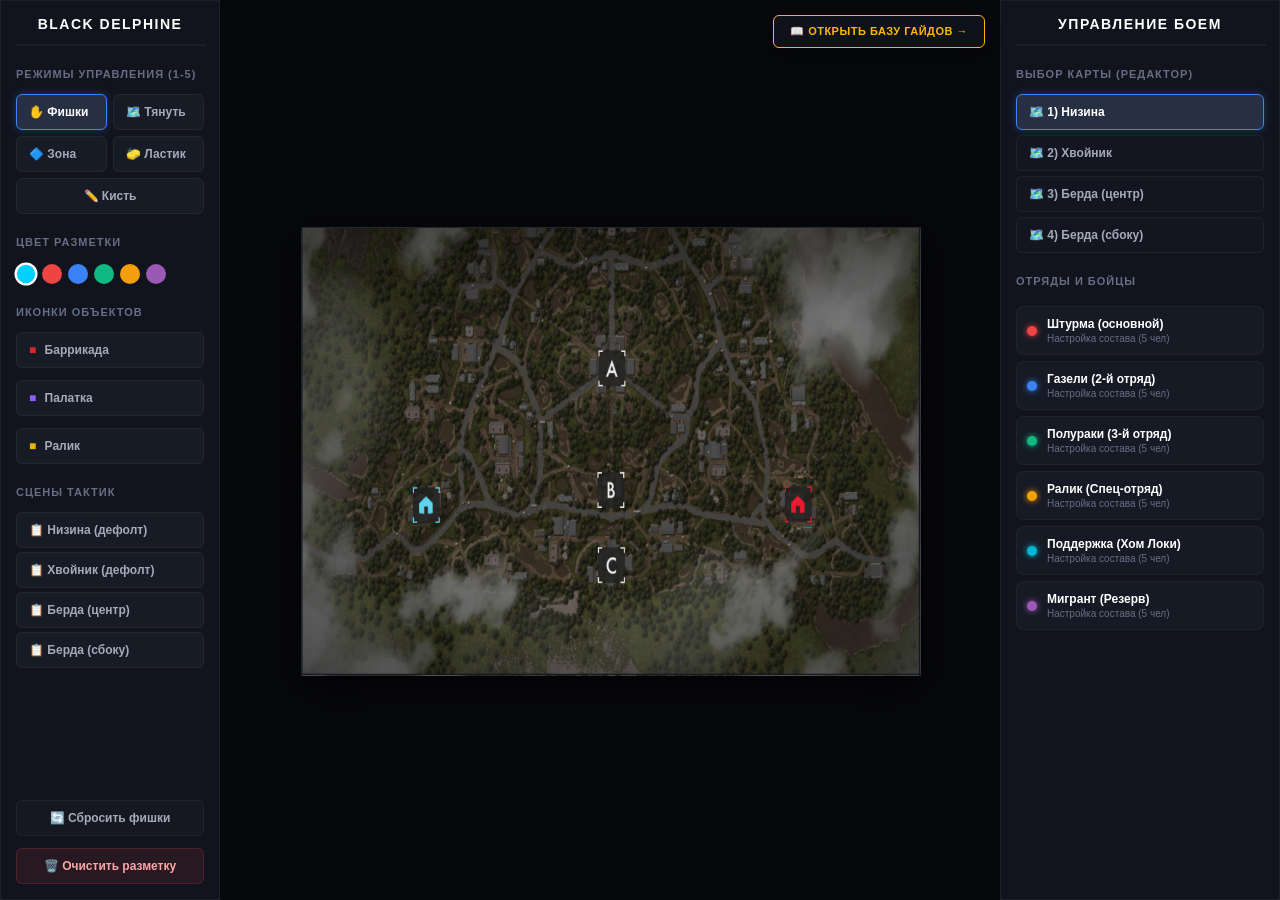
<file: index.html>
<!DOCTYPE html>
<html lang="ru">
<head>
    <meta charset="UTF-8">
    <title>Тактическая Карта - BLACK DELPHINE</title>
    <link rel="icon" type="image/png" href="favicon.png">
    <style>
        body {
            margin: 0;
            background-color: #0b0d13;
            color: #e0e6ed;
            font-family: Arial, sans-serif;
            display: flex;
            height: 100vh;
            overflow: hidden;
            user-select: none;
        }

        /* СТИЛЬНЫЕ ТЕМНЫЕ ПАНЕЛИ STALCRAFT */
        .panel {
            background-color: #11141d;
            border: 1px solid rgba(255, 255, 255, 0.05);
            display: flex;
            flex-direction: column;
            gap: 12px;
            z-index: 20;
            flex-shrink: 0;
            overflow-y: auto;
            padding: 15px;
            box-sizing: border-box;
        }

        #left-sidebar {
            width: 220px;
            border-right: 1px solid rgba(255, 255, 255, 0.05);
        }

        #right-sidebar {
            width: 280px;
            border-left: 1px solid rgba(255, 255, 255, 0.05);
        }

        h3 {
            margin: 0;
            font-size: 14px;
            text-align: center;
            color: #ffffff;
            letter-spacing: 1.5px;
            font-weight: bold;
            text-transform: uppercase;
        }

        h4 {
            margin: 10px 0 2px 0;
            color: #656e85;
            font-size: 11px;
            text-transform: uppercase;
            letter-spacing: 1px;
        }

        button {
            background-color: #171b26;
            color: #a3aab8;
            border: 1px solid rgba(255, 255, 255, 0.05);
            padding: 10px 12px;
            cursor: pointer;
            border-radius: 6px;
            font-weight: bold;
            transition: all 0.2s ease;
            text-align: left;
            font-size: 12px;
            width: 100%;
            box-sizing: border-box;
            white-space: nowrap;
            overflow: hidden;
            text-overflow: ellipsis;
        }

            button:hover {
                background-color: #202636;
                color: #ffffff;
                border-color: rgba(255, 255, 255, 0.15);
            }

            button.active {
                background-color: #272f42;
                border-color: #3b82f6;
                color: #ffffff;
                box-shadow: 0 0 8px rgba(59, 130, 246, 0.3);
            }

        .btn-map {
            background-color: #131620;
        }

        .modes-grid {
            display: grid;
            grid-template-columns: repeat(2, 1fr);
            gap: 6px;
            width: 100%;
            box-sizing: border-box;
        }

        #color-picker {
            display: flex;
            gap: 6px;
            margin-top: 2px;
            flex-wrap: wrap;
            width: 100%;
        }

        .color-dot {
            width: 20px;
            height: 20px;
            border-radius: 50%;
            cursor: pointer;
            border: 2px solid transparent;
            transition: 0.2s;
            box-sizing: border-box;
        }

            .color-dot.selected {
                border-color: #ffffff;
                transform: scale(1.15);
            }

        /* ИСПРАВЛЕНО: Компактная кнопка базы гайдов в правом углу */
        #top-bar {
            position: absolute;
            top: 15px;
            right: 295px;
            z-index: 30;
            display: flex;
            align-items: center;
            background-color: transparent;
            box-sizing: border-box;
        }

        .btn-guide-link {
            background-color: rgba(17, 20, 29, 0.9);
            backdrop-filter: blur(10px);
            border: 1px solid #ffb703;
            color: #ffb703;
            font-size: 11px;
            padding: 9px 16px;
            border-radius: 6px;
            text-transform: uppercase;
            letter-spacing: 0.5px;
            font-weight: bold;
            cursor: pointer;
            box-shadow: 0 4px 15px rgba(0,0,0,0.5);
            text-decoration: none;
            display: flex;
            align-items: center;
        }

            .btn-guide-link:hover {
                background-color: #ffb703;
                color: #11141d;
            }
        /* СОСТАВ БОЙЦОВ */
        .squad-players-inputs {
            display: none;
            grid-template-columns: repeat(2, 1fr);
            gap: 5px;
            background: #0f1118;
            padding: 6px;
            border-radius: 6px;
            margin-top: 4px;
            border: 1px solid rgba(255,255,255,0.02);
            box-sizing: border-box;
        }

            .squad-players-inputs.open {
                display: grid;
            }

        .player-input-row {
            display: flex;
            gap: 3px;
            align-items: center;
            width: 100%;
            box-sizing: border-box;
        }

            .player-input-row input {
                width: 100%;
                background: #171b26;
                border: 1px solid rgba(255,255,255,0.05);
                border-radius: 4px;
                color: #fff;
                font-size: 10px;
                padding: 4px;
                outline: none;
                box-sizing: border-box;
            }

            .player-input-row button {
                width: auto;
                padding: 4px 6px;
                font-size: 10px;
                background: #272f42;
            }

        .squad-list-container {
            display: flex;
            flex-direction: column;
            gap: 6px;
            margin-top: 5px;
            width: 100%;
        }

        .squad-card-block {
            display: flex;
            flex-direction: column;
            width: 100%;
        }

        .squad-card-item {
            background-color: #161a24;
            border: 1px solid rgba(255, 255, 255, 0.04);
            border-radius: 8px;
            padding: 10px;
            cursor: pointer;
            display: flex;
            align-items: center;
            gap: 10px;
            transition: all 0.2s ease;
            box-sizing: border-box;
            width: 100%;
        }

            .squad-card-item:hover {
                background-color: #1e2433;
                border-color: rgba(255, 255, 255, 0.12);
            }

        .squad-card-badge {
            width: 10px;
            height: 10px;
            border-radius: 50%;
            flex-shrink: 0;
        }

        .squad-card-info {
            display: flex;
            flex-direction: column;
            flex-grow: 1;
        }

        .squad-card-title {
            font-size: 12px;
            font-weight: bold;
            color: #ffffff;
        }

        .squad-card-sub {
            font-size: 10px;
            color: #656e85;
            margin-top: 2px;
        }

        #map-container {
            flex-grow: 1;
            background-color: #07080c;
            position: relative;
            overflow: hidden;
            display: flex;
            justify-content: center;
            align-items: center;
        }

        #zoom-wrapper {
            position: absolute;
            width: 618px;
            height: 447px;
            transform-origin: center center;
        }

        #map-bg {
            position: absolute;
            width: 618px;
            height: 447px;
            background-color: #000000;
            background-size: 100% 100%;
            background-position: center;
            box-shadow: 0 10px 40px rgba(0,0,0,0.8);
            border: 1px solid rgba(255,255,255,0.05);
        }

        /* ИСПРАВЛЕНО: Два раздельных холста на разных слоях Z-Index */
        #paint-canvas, #geom-canvas {
            position: absolute;
            top: 0;
            left: 0;
            width: 100%;
            height: 100%;
            pointer-events: none;
        }

        #geom-canvas {
            z-index: 5;
        }

        #paint-canvas {
            z-index: 4;
        }

        .canvas-active {
            pointer-events: auto !important;
        }

            .canvas-active.paintable {
                cursor: crosshair;
            }

        /* ФИШКИ 8PX */
        .token {
            position: absolute;
            width: 6px;
            height: 6px;
            z-index: 50;
            box-sizing: border-box;
            cursor: move;
            display: flex;
            flex-direction: column;
            align-items: center;
            justify-content: flex-start;
        }

            .token::before {
                content: '';
                position: absolute;
                top: -10px;
                left: -10px;
                right: -10px;
                bottom: -10px;
                z-index: 1;
            }

        .token-dot-visual {
            width: 6px;
            height: 6px;
            border-radius: 50%;
            box-sizing: border-box;
            z-index: 2;
        }

        .token span {
            position: absolute;
            left: 12px;
            top: 50%;
            transform: translateY(-50%);
            font-size: 4px;
            font-weight: bold;
            color: #ffffff;
            text-shadow: 1px 1px 1px #000, -1px -1px 1px #000, 1px -1px 1px #000, -1px 1px 1px #000;
            white-space: nowrap;
            pointer-events: none;
            z-index: 3;
            letter-spacing: 0.3px;
            text-transform: uppercase;
        }

        .token.obj-token {
            width: 7px;
            height: 7px;
        }

            .token.obj-token .token-dot-visual {
                width: 7px;
                height: 7px;
                border-radius: 2px;
            }

            .token.obj-token span {
                display: none !important;
            }

        .shytrma .token-dot-visual {
            background: #ef4444;
            border: 1.5px solid #fff;
            box-shadow: 0 0 8px #ef4444;
        }

        .gazeli .token-dot-visual {
            background: #3b82f6;
            border: 1.5px solid #fff;
            box-shadow: 0 0 8px #3b82f6;
        }

        .polyraki .token-dot-visual {
            background: #10b981;
            border: 1.5px solid #fff;
            box-shadow: 0 0 8px #10b981;
        }

        .ralik-t .token-dot-visual {
            background: #f59e0b;
            border: 1.5px solid #fff;
            box-shadow: 0 0 8px #f59e0b;
        }

        .podderzhka .token-dot-visual {
            background: #06b6d4;
            border: 1.5px solid #fff;
            box-shadow: 0 0 8px #06b6d4;
        }

        .zamena .token-dot-visual {
            background: #9b59b6;
            border: 1.5px solid #fff;
            box-shadow: 0 0 8px #9b59b6;
        }

        .obj-barricade .token-dot-visual {
            background: #dc2626;
            border: 1px solid #000;
            box-shadow: 0 0 4px rgba(220, 38, 220, 0.5);
        }

        .obj-tent .token-dot-visual {
            background: #8b5cf6;
            border: 1px solid #000;
            box-shadow: 0 0 4px rgba(139, 92, 246, 0.5);
        }

        .obj-ralik .token-dot-visual {
            background: #eab308;
            border: 1px solid #000;
            box-shadow: 0 0 4px rgba(234, 179, 8, 0.5);
        }
    </style>
</head>
<body>

    <div id="top-bar">
        <a href="base-guide.html" target="_blank" class="btn-guide-link">📖 Открыть базу гайдов →</a>
    </div>

    <!-- ЛЕВАЯ ПАНЕЛЬ С СЕТКОЙ ИНСТРУМЕНТОВ 2Х3 -->
    <div id="left-sidebar" class="panel">
        <h3>BLACK DELPHINE</h3>
        <hr style="border-color: rgba(255,255,255,0.05); width: 100%; margin: 0;">

        <h4>Режимы управления (1-5)</h4>
        <div class="modes-grid">
            <button id="btn-move" class="active">✋ Фишки</button>
            <button id="btn-pan">🗺️ Тянуть</button>
            <button id="btn-zone">🔷 Зона</button>
            <button id="btn-erase">🧽 Ластик</button>
            <button id="btn-draw" style="grid-column: span 2; text-align: center;">✏️ Кисть</button>
        </div>

        <h4>Цвет разметки</h4>
        <div id="color-picker">
            <div class="color-dot selected" style="background: #00d2ff;" data-color="#00d2ff"></div>
            <div class="color-dot" style="background: #ef4444;" data-color="#ef4444"></div>
            <div class="color-dot" style="background: #3b82f6;" data-color="#3b82f6"></div>
            <div class="color-dot" style="background: #10b981;" data-color="#10b981"></div>
            <div class="color-dot" style="background: #f59e0b;" data-color="#f59e0b"></div>
            <div class="color-dot" style="background: #9b59b6;" data-color="#9b59b6"></div>
        </div>

        <h4>Иконки объектов</h4>
        <button id="spawn-barricade" onclick="spawnObject('barricade')"><span style="color: #dc2626; margin-right: 5px;">■</span> Баррикада</button>
        <button id="spawn-tent" onclick="spawnObject('tent')"><span style="color: #8b5cf6; margin-right: 5px;">■</span> Палатка</button>
        <button id="spawn-ralik" onclick="spawnObject('ralik')"><span style="color: #eab308; margin-right: 5px;">■</span> Ралик</button>

        <h4>Сцены тактик</h4>
        <div id="tactics-presets-list" style="display: flex; flex-direction: column; gap: 4px;">
            <button class="btn-preset" data-preset-img="nizina_default.png" data-map-type="nizina" onclick="selectPresetTactics(this)">📋 Низина (дефолт)</button>
            <button class="btn-preset" data-preset-img="hvoynik_default.png" data-map-type="hvoynik" onclick="selectPresetTactics(this)">📋 Хвойник (дефолт)</button>
            <button class="btn-preset" data-preset-img="berda_center_default.png" data-map-type="berda_center" onclick="selectPresetTactics(this)">📋 Берда (центр)</button>
            <button class="btn-preset" data-preset-img="berda_side_default.png" data-map-type="berda_side" onclick="selectPresetTactics(this)">📋 Берда (сбоку)</button>
        </div>

        <button id="btn-reset" style="margin-top: auto; background-color: rgba(255,255,255,0.02); text-align: center;">🔄 Сбросить фишки</button>
        <button id="btn-clear" style="background-color: rgba(239, 68, 68, 0.1); border-color: rgba(239, 68, 68, 0.2); text-align: center; color: #fca5a5;">🗑️ Очистить разметку</button>
    </div>

    <!-- ЦЕНТРАЛЬНЫЙ ХОЛСТ С ДВУМЯ СЛОЯМИ CANVAS -->
    <div id="map-container">
        <div id="zoom-wrapper">
            <div id="map-bg">
                <!-- Рисунки кисти -->
                <canvas id="paint-canvas" width="618" height="447"></canvas>
                <!-- Неоновые базы и каркас забора КВ -->
                <canvas id="geom-canvas" width="618" height="447"></canvas>
            </div>
        </div>
    </div>
    <!-- ПРАВАЯ ПАНЕЛЬ: ВЫБОР ЧИСТЫХ КАРТ И МЕНЮ ОТРЯДОВ -->
    <div id="right-sidebar" class="panel">
        <h3>Управление боем</h3>
        <hr style="border-color: rgba(255, 255, 255, 0.05); width: 100%; margin: 0;">

        <h4>Выбор карты (Редактор)</h4>
        <div style="display: flex; flex-direction: column; gap: 5px;">
            <button class="btn-map active" data-img="nizina.png" data-map-type="nizina">🗺️ 1) Низина</button>
            <button class="btn-map" data-img="hvoynik.png" data-map-type="hvoynik">🗺️ 2) Хвойник</button>
            <button class="btn-map" data-img="berda_center.png" data-map-type="berda_center">🗺️ 3) Берда (центр)</button>
            <button class="btn-map" data-img="berda_side.png" data-map-type="berda_side">🗺️ 4) Берда (сбоку)</button>
        </div>

        <h4>Отряды и бойцы</h4>
        <div class="squad-list-container" id="squads-sidebar-container"></div>
    </div>

    <script>
        const canvas = document.getElementById('paint-canvas'); const ctx = canvas.getContext('2d');
        // НАСТРОЕНО: Контекст второго изолированного холста для неоновых баз КВ
        const gCanvas = document.getElementById('geom-canvas'); const gCtx = gCanvas.getContext('2d');

        const mapBg = document.getElementById('map-bg'); const mapContainer = document.getElementById('map-container');
        const zoomWrapper = document.getElementById('zoom-wrapper'); const btnMove = document.getElementById('btn-move');
        const btnPan = document.getElementById('btn-pan'); const btnZone = document.getElementById('btn-zone');
        const btnErase = document.getElementById('btn-erase'); const btnDraw = document.getElementById('btn-draw');
        const btnClear = document.getElementById('btn-clear'); const btnReset = document.getElementById('btn-reset');
        const mapButtons = document.querySelectorAll('.btn-map'); const colorDots = document.querySelectorAll('.color-dot');
        const presetButtons = document.querySelectorAll('.btn-preset');

        let currentMode = 'move'; let isDrawing = false; let currentDrawColor = '#00d2ff';
        let currentMap = 'nizina.png'; let currentMapType = 'nizina'; let isPresetMode = false;
        let scale = 1; let panX = 0; let panY = 0; let isPanning = false; let startPanX = 0; let startPanY = 0;
        let activeZonePoints = []; let sceneStates = {}; let historyStack = []; const maxHistoryDepth = 30;

        mapBg.style.backgroundImage = `url('${currentMap}')`;

        // Умный снимок истории для поддержки отката разметки двух холстов через Ctrl + Z
        function pushToHistory() {
            if (isPresetMode) return;
            const currentImg = mapBg.style.backgroundImage.replace(/^url\(['"](.+)['"]\)$/, '$1'); if (!currentImg) return;
            const tokens = [];
            document.querySelectorAll('.token').forEach(el => {
                tokens.push({ type: el.dataset.type, cls: el.dataset.cls, label: el.dataset.label, x: parseInt(el.style.left) || 0, y: parseInt(el.style.top) || 0 });
            });
            const currentGeom = sceneStates[currentImg] || { zones: [] };
            historyStack.push({
                map: currentImg,
                canvasData: canvas.toDataURL(),
                tokens: tokens,
                zones: JSON.parse(JSON.stringify(currentGeom.zones || []))
            });
            if (historyStack.length > maxHistoryDepth) historyStack.shift();
        }

        const squadConfig = [
            { id: 'shytrma', title: 'Штурма (основной)', color: '#ef4444', label: 'ШТУРМА' },
            { id: 'gazeli', title: 'Газели (2-й отряд)', color: '#3b82f6', label: 'ГАЗЕЛИ' },
            { id: 'polyraki', title: 'Полураки (3-й отряд)', color: '#10b981', label: 'ПОЛУРАКИ' },
            { id: 'ralik-t', title: 'Ралик (Спец-отряд)', color: '#f59e0b', label: 'РАЛИК' },
            { id: 'podderzhka', title: 'Поддержка (Хом Локи)', color: '#06b6d4', label: 'ПОДДЕРЖКА' },
            { id: 'zamena', title: 'Мигрант (Резерв)', color: '#9b59b6', label: 'ЗАМЕНА' }
        ];

        const container = document.getElementById('squads-sidebar-container');
        squadConfig.forEach(sq => {
            const block = document.createElement('div'); block.className = 'squad-card-block'; let rowsHtml = '';
            for (let num = 1; num <= 5; num++) {
                const defaultNick = sq.label.toLowerCase().charAt(0).toUpperCase() + sq.label.toLowerCase().slice(1) + ' ' + num;
                rowsHtml += `<div class="player-input-row"><input type="text" placeholder="Боец ${num}" value="${defaultNick}"><button onclick="spawnPlayerToken('${sq.id}', this)">+</button></div>`;
            }
            block.innerHTML = `<div class="squad-card-item" onclick="togglePlayersBlock('players-${sq.id}')"><div class="squad-card-badge" style="background: ${sq.color}; box-shadow: 0 0 6px ${sq.color};"></div><div class="squad-card-info"><div class="squad-card-title">${sq.title}</div><div class="squad-card-sub">Настройка состава (5 чел)</div></div></div><div id="players-${sq.id}" class="squad-players-inputs"><button style="background: #1e2433; text-align: center; grid-column: span 2; padding: 4px; font-size: 10px;" onclick="spawnSquadToken('${sq.id}', '${sq.label}')">🌟 Метка отряда</button>${rowsHtml}</div>`; container.appendChild(block);
        });
        window.togglePlayersBlock = function (id) { const el = document.getElementById(id); if (el) el.classList.toggle('open'); };
        function saveCurrentSceneState() {
            if (isPresetMode) return;
            const currentImg = mapBg.style.backgroundImage.replace(/^url\(['"](.+)['"]\)$/, '$1'); if (!currentImg) return;
            const tokens = [];
            document.querySelectorAll('.token').forEach(el => {
                tokens.push({ type: el.dataset.type, cls: el.dataset.cls, label: el.dataset.label, x: parseInt(el.style.left) || 0, y: parseInt(el.style.top) || 0 });
            });
            const existingGeom = sceneStates[currentImg] || { zones: [] };
            sceneStates[currentImg] = { canvasData: canvas.toDataURL(), tokens: tokens, zones: existingGeom.zones || [] };
        }

        function loadSceneState(targetImg) {
            document.querySelectorAll('.token').forEach(el => el.remove()); activeZonePoints = [];
            ctx.clearRect(0, 0, canvas.width, canvas.height);
            gCtx.clearRect(0, 0, gCanvas.width, gCanvas.height);
            if (isPresetMode) { setMode('pan'); return; }

            const state = sceneStates[targetImg];
            if (state) {
                if (state.canvasData) {
                    const img = new Image(); img.src = state.canvasData;
                    img.onload = () => { ctx.drawImage(img, 0, 0); };
                }
                if (state.tokens) state.tokens.forEach(t => { createTokenDOM(t); });
            }
            redrawGeometry();
        }

        window.selectPresetTactics = function (element) {
            saveCurrentSceneState(); presetButtons.forEach(btn => btn.classList.remove('active')); mapButtons.forEach(b => b.classList.remove('active')); element.classList.add('active');
            const presetImg = element.getAttribute('data-preset-img'); currentMapType = element.getAttribute('data-map-type'); isPresetMode = true; if (presetImg) { mapBg.style.backgroundImage = `url('${presetImg}')`; loadSceneState(presetImg); }
        };

        mapButtons.forEach(btn => {
            btn.addEventListener('click', () => {
                saveCurrentSceneState(); presetButtons.forEach(p => p.classList.remove('active')); mapButtons.forEach(b => b.classList.toggle('active', b === btn));
                currentMap = btn.getAttribute('data-img'); currentMapType = btn.getAttribute('data-map-type'); isPresetMode = false; setMode('move'); mapBg.style.backgroundImage = `url('${currentMap}')`; loadSceneState(currentMap);
            });
        });

        // ИСПРАВЛЕНО: Очищает и перерисовывает ТОЛЬКО СВОЙ изолированный верхний холст баз
        function redrawGeometry() {
            gCtx.clearRect(0, 0, gCanvas.width, gCanvas.height);
            const currentImg = mapBg.style.backgroundImage.replace(/^url\(['"](.+)['"]\)$/, '$1');
            if (!currentImg || !sceneStates[currentImg]) return;
            const state = sceneStates[currentImg];
            if (state.zones) {
                state.zones.forEach(zone => {
                    if (zone.points.length < 2) return;
                    gCtx.beginPath(); gCtx.moveTo(zone.points[0].x, zone.points[0].y);
                    for (let i = 1; i < zone.points.length; i++) gCtx.lineTo(zone.points[i].x, zone.points[i].y);
                    gCtx.closePath(); gCtx.fillStyle = zone.color + '2e'; gCtx.fill(); gCtx.strokeStyle = zone.color; gCtx.lineWidth = 2; gCtx.stroke();
                });
            }
        }

        colorDots.forEach(dot => { dot.addEventListener('click', () => { if (isPresetMode) return; colorDots.forEach(d => d.classList.remove('selected')); dot.classList.add('selected'); currentDrawColor = dot.getAttribute('data-color'); }); });

        // ИСПРАВЛЕНО: Управляет интерактивностью и классами двух раздельных слоев Canvas
        function setMode(mode) {
            activeZonePoints = [];
            if (isPresetMode) {
                currentMode = 'pan'; btnMove.classList.remove('active'); btnPan.classList.add('active'); btnZone.classList.remove('active'); btnErase.classList.remove('active'); if (btnDraw) btnDraw.classList.remove('active');
                canvas.className = ''; gCanvas.className = ''; return;
            }
            currentMode = mode; btnMove.classList.toggle('active', mode === 'move'); btnPan.classList.toggle('active', mode === 'pan'); btnZone.classList.toggle('active', mode === 'zone'); btnErase.classList.toggle('active', mode === 'erase'); if (btnDraw) btnDraw.classList.toggle('active', mode === 'draw');

            // Распределяем pointer-events по слоям
            canvas.className = (mode === 'draw' || mode === 'erase') ? 'canvas-active paintable' : '';
            gCanvas.className = (mode === 'zone') ? 'canvas-active' : '';

            document.querySelectorAll('.token').forEach(token => { token.style.pointerEvents = (mode === 'move') ? 'auto' : 'none'; });
            redrawGeometry();
        }

        if (btnDraw) btnDraw.addEventListener('click', () => setMode('draw'));
        btnMove.addEventListener('click', () => setMode('move')); btnPan.addEventListener('click', () => setMode('pan')); btnZone.addEventListener('click', () => setMode('zone')); btnErase.addEventListener('click', () => setMode('erase'));

        btnClear.addEventListener('click', () => {
            if (isPresetMode) return; pushToHistory();
            ctx.clearRect(0, 0, canvas.width, canvas.height);
            gCtx.clearRect(0, 0, gCanvas.width, gCanvas.height);
            const currentImg = mapBg.style.backgroundImage.replace(/^url\(['"](.+)['"]\)$/, '$1');
            if (currentImg && sceneStates[currentImg]) { sceneStates[currentImg].zones = []; sceneStates[currentImg].canvasData = null; }
            activeZonePoints = []; redrawGeometry(); saveCurrentSceneState();
        });

        btnReset.addEventListener('click', () => { if (isPresetMode) return; pushToHistory(); document.querySelectorAll('.token').forEach(el => el.remove()); scale = 1; panX = 0; panY = 0; updateTransform(); saveCurrentSceneState(); });
        function updateTransform() { zoomWrapper.style.transform = `translate(${panX}px, ${panY}px) scale(${scale})`; }
        mapContainer.addEventListener('wheel', (e) => { e.preventDefault(); if (e.deltaY < 0) scale = Math.min(scale + 0.1, 5); else scale = Math.max(scale - 0.1, 0.5); updateTransform(); });
        mapContainer.addEventListener('mousedown', (e) => { if (currentMode !== 'pan' && !isPresetMode) return; isPanning = true; startPanX = e.clientX - panX; startPanY = e.clientY - panY; e.preventDefault(); });
        document.addEventListener('mousemove', (e) => { if (isPanning && (currentMode === 'pan' || isPresetMode)) { panX = e.clientX - startPanX; panY = e.clientY - startPanY; updateTransform(); } });
        document.addEventListener('mouseup', () => { if (isPanning) isPanning = false; });

        // Временный каркас забора КВ рисуется строго на верхнем слое геометрии gCtx
        function drawCurrentZoneWireframe() {
            redrawGeometry(); if (activeZonePoints.length === 0) return;
            gCtx.strokeStyle = currentDrawColor; gCtx.lineWidth = 1.5; gCtx.beginPath(); gCtx.moveTo(activeZonePoints[0].x, activeZonePoints[0].y);
            for (let i = 1; i < activeZonePoints.length; i++) gCtx.lineTo(activeZonePoints[i].x, activeZonePoints[i].y);
            gCtx.stroke();
            activeZonePoints.forEach(pt => { gCtx.fillStyle = '#ffffff'; gCtx.beginPath(); gCtx.arc(pt.x, pt.y, 2.5, 0, Math.PI * 2); gCtx.fill(); });
        }

        function isPointInPolygon(x, y, points) {
            let inside = false;
            for (let i = 0, j = points.length - 1; i < points.length; j = i++) {
                const xi = points[i].x, yi = points[i].y; const xj = points[j].x, yj = points[j].y;
                const intersect = ((yi > y) !== (yj > y)) && (x < (xj - xi) * (y - yi) / (yj - yi) + xi); if (intersect) inside = !inside;
            }
            return inside;
        }
        // ИСПРАВЛЕНО: Обработчик клика распределяет ЛКМ/ПКМ по независимым слоям
        function handleCanvasMouseDown(e) {
            if (isPresetMode) return;
            const img = mapBg.style.backgroundImage.replace(/^url\(['"](.+)['"]\)$/, '$1'); if (!img) return;
            if (!sceneStates[img]) sceneStates[img] = { tokens: [], zones: [] };

            // Считаем координаты клика относительно контейнера карты (чтобы работало на обоих слоях одинаково)
            const rect = mapBg.getBoundingClientRect();
            const x = (e.clientX - rect.left) / scale;
            const y = (e.clientY - rect.top) / scale;

            if (e.button === 0) {
                if (currentMode === 'draw') {
                    pushToHistory(); isDrawing = true; ctx.beginPath(); ctx.moveTo(x, y);
                    ctx.strokeStyle = currentDrawColor; ctx.lineWidth = 4 / scale; ctx.lineCap = 'round'; return;
                }
                if (currentMode === 'erase') {
                    pushToHistory(); isDrawing = true; ctx.beginPath(); ctx.moveTo(x, y);
                    ctx.globalCompositeOperation = 'destination-out'; ctx.lineWidth = 30 / scale; ctx.lineCap = 'round'; return;
                }
                if (currentMode === 'zone') {
                    if (activeZonePoints.length > 2 && Math.hypot(x - activeZonePoints[0].x, y - activeZonePoints[0].y) < 12) {
                        pushToHistory(); sceneStates[img].zones.push({ points: activeZonePoints, color: currentDrawColor }); activeZonePoints = [];
                        redrawGeometry(); saveCurrentSceneState();
                    } else {
                        activeZonePoints.push({ x: x, y: y }); drawCurrentZoneWireframe();
                    }
                }
            }

            if (e.button === 2) {
                e.preventDefault();
                if (currentMode === 'zone') { activeZonePoints = []; redrawGeometry(); return; }
                if (currentMode === 'erase' || currentMode === 'move') {
                    pushToHistory();
                    sceneStates[img].zones = sceneStates[img].zones.filter(zone => !isPointInPolygon(x, y, zone.points));
                    redrawGeometry(); saveCurrentSceneState();
                }
            }
        }

        function handleCanvasMouseMove(e) {
            if (!isDrawing) return;
            const rect = mapBg.getBoundingClientRect();
            const x = (e.clientX - rect.left) / scale;
            const y = (e.clientY - rect.top) / scale;
            if (currentMode === 'draw' || currentMode === 'erase') { ctx.lineTo(x, y); ctx.stroke(); }
        }

        // Подключаем слушатели на глобальный контейнер фона, чтобы клики прошивали слои насквозь
        mapBg.addEventListener('mousedown', handleCanvasMouseDown);
        mapBg.addEventListener('mousemove', handleCanvasMouseMove);

        window.addEventListener('mouseup', () => {
            if (isDrawing) { isDrawing = false; ctx.globalCompositeOperation = 'source-over'; saveCurrentSceneState(); }
        });

        mapBg.addEventListener('contextmenu', e => e.preventDefault());
        let activeToken = null; let startX = 0, startY = 0; let tokenLeft = 0, tokenTop = 0;

        function initDragForToken(token) {
            token.addEventListener('mousedown', (e) => {
                if (isPresetMode) return; if (currentMode !== 'move' || e.button !== 0) return;
                pushToHistory(); activeToken = token; startX = e.clientX; startY = e.clientY;
                tokenLeft = parseInt(token.style.left) || 0; tokenTop = parseInt(token.style.top) || 0; token.style.zIndex = 1000; e.stopPropagation();
            });
        }

        document.addEventListener('mousemove', (e) => {
            if (!activeToken || isPresetMode) return;
            const dx = (e.clientX - startX) / scale; const dy = (e.clientY - startY) / scale;
            let newX = tokenLeft + dx; let newY = tokenTop + dy;
            newX = Math.max(0, Math.min(newX, 618 - activeToken.offsetWidth)); newY = Math.max(0, Math.min(newY, 447 - activeToken.offsetHeight));
            activeToken.style.left = newX + 'px'; activeToken.style.top = newY + 'px';
        });
        document.addEventListener('mouseup', () => { if (activeToken) { activeToken.style.zIndex = '50'; activeToken = null; saveCurrentSceneState(); } });

        function createTokenDOM(t) {
            const div = document.createElement('div'); div.dataset.type = t.type; div.dataset.cls = t.cls; div.dataset.label = t.label;
            div.className = (t.type === 'obj') ? `token obj-token ${t.cls}` : `token ${t.cls}`;
            div.innerHTML = `<div class="token-dot-visual"></div><span>${t.label}</span>`;
            div.style.pointerEvents = (currentMode === 'move') ? 'auto' : 'none';
            div.oncontextmenu = (e) => { if (isPresetMode) return; e.preventDefault(); pushToHistory(); div.remove(); saveCurrentSceneState(); };
            div.style.left = t.x + 'px'; div.style.top = t.y + 'px'; mapBg.appendChild(div); initDragForToken(div);
        }

        window.spawnSquadToken = function (cls, label) {
            if (isPresetMode) return;
            const existingTeamToken = Array.from(document.querySelectorAll(`.token.${cls}`)).find(el => el.dataset.type === 'team');
            if (existingTeamToken) return;
            pushToHistory(); createTokenDOM({ type: 'team', cls: cls, label: label, x: 295, y: 210 }); saveCurrentSceneState();
        };

        window.spawnPlayerToken = function (cls, btnElement) { if (isPresetMode) return; const input = btnElement.previousElementSibling; if (!input || !input.value.trim()) return; pushToHistory(); const playerNick = input.value.trim(); createTokenDOM({ type: 'player', cls: cls, label: playerNick, x: 295, y: 210 }); saveCurrentSceneState(); };
        window.spawnObject = function (type) {
            if (isPresetMode) return; pushToHistory(); let config = {};
            if (type === 'barricade') config = { type: 'obj', cls: 'obj-barricade', label: '', x: 297, y: 211 }; if (type === 'tent') config = { type: 'obj', cls: 'obj-tent', label: '', x: 297, y: 211 }; if (type === 'ralik') config = { type: 'obj', cls: 'obj-ralik', label: '', x: 297, y: 211 };
            createTokenDOM(config); saveCurrentSceneState();
        };

        function undoLastAction() {
            if (isPresetMode || historyStack.length === 0) return; const previousState = historyStack.pop();
            ctx.clearRect(0, 0, canvas.width, canvas.height);
            gCtx.clearRect(0, 0, gCanvas.width, gCanvas.height);
            sceneStates[previousState.map] = { zones: previousState.zones || [], canvasData: previousState.canvasData };
            document.querySelectorAll('.token').forEach(el => el.remove());

            if (previousState.canvasData) {
                const img = new Image(); img.src = previousState.canvasData;
                img.onload = () => { ctx.drawImage(img, 0, 0); };
            }
            if (previousState.tokens) previousState.tokens.forEach(t => createTokenDOM(t));
            redrawGeometry();
        }

        window.addEventListener('keydown', (e) => {
            if (e.target.tagName === 'INPUT') return;
            if ((e.ctrlKey || e.metaKey) && e.code === 'KeyZ') { e.preventDefault(); undoLastAction(); return; }
            if (e.key === '1') setMode('move'); if (e.key === '2') setMode('pan'); if (e.key === '3') setMode('zone'); if (e.key === '4') setMode('erase'); if (e.key === '5') setMode('draw');
        });

        loadSceneState(currentMap);
    </script>
</body>
</html>
</file>
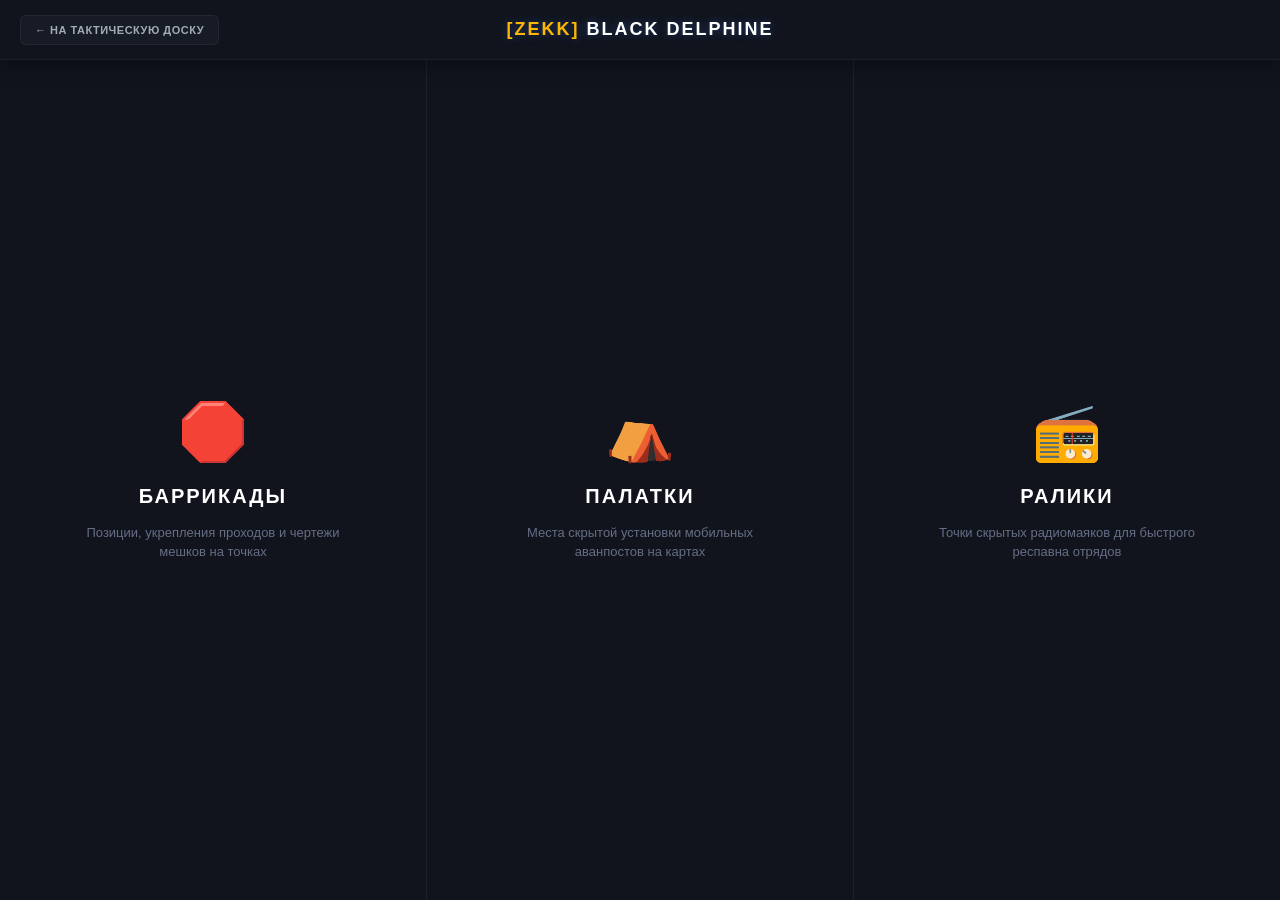
<file: base-guide.html>
<!DOCTYPE html>
<html lang="ru">
<head>
    <meta charset="UTF-8">
    <title>База Гайдов - [ZEKK] BLACK DELPHINE</title>
    <link rel="icon" type="image/png" href="favicon.png">
    <style>
        /* Глобальные стили в стилистике Stalcraft КВ */
        body {
            margin: 0;
            background-color: #0b0d13;
            color: #e0e6ed;
            font-family: Arial, sans-serif;
            display: flex;
            flex-direction: column;
            height: 100vh; /* Сайт строго на весь экран без прокрутки */
            overflow: hidden;
            user-select: none;
        }

        /* Обновленная шапка сайта */
        header {
            background-color: #11141d;
            border-bottom: 1px solid rgba(255, 255, 255, 0.05);
            padding: 15px 30px;
            display: flex;
            justify-content: center;
            align-items: center;
            position: relative;
            box-shadow: 0 4px 20px rgba(0, 0, 0, 0.4);
            z-index: 50;
            height: 60px;
            box-sizing: border-box;
        }

        /* Кнопка возврата на тактическую доску слева сверху */
        .btn-back-to-board {
            position: absolute;
            left: 20px;
            background-color: #171b26;
            color: #a3aab8;
            border: 1px solid rgba(255, 255, 255, 0.05);
            padding: 8px 14px;
            border-radius: 6px;
            font-size: 11px;
            font-weight: bold;
            text-transform: uppercase;
            letter-spacing: 0.5px;
            text-decoration: none;
            transition: all 0.2s ease;
        }

            .btn-back-to-board:hover {
                background-color: #202636;
                color: #ffffff;
                border-color: #3b82f6;
                box-shadow: 0 0 8px rgba(59, 130, 246, 0.3);
            }

        .clan-logo-link {
            font-size: 18px;
            font-weight: bold;
            color: #ffffff;
            letter-spacing: 2px;
            text-transform: uppercase;
            text-decoration: none;
            text-shadow: 0 0 10px rgba(59, 130, 246, 0.4);
        }

            .clan-logo-link span {
                color: #ffb703;
            }
        /* Контейнер-сетка, растянутый во весь экран сразу под колонтитулом */
        .columns-container {
            flex-grow: 1;
            display: flex;
            width: 100vw;
            height: calc(100vh - 60px); /* Минус высота шапки */
            box-sizing: border-box;
            background-color: #07080c;
        }

        /* Общие стили для каждой из 3 вертикальных секций */
        .guide-column-link {
            flex: 1; /* Каждая колонка занимает ровно 1/3 ширины */
            display: flex;
            flex-direction: column;
            align-items: center;
            justify-content: center;
            text-decoration: none;
            box-sizing: border-box;
            padding: 40px;
            transition: all 0.3s cubic-bezier(0.4, 0, 0.2, 1);
            position: relative;
            overflow: hidden;
            background-color: #11141d;
        }

            /* Тонкие разделительные линии между колонками */
            .guide-column-link:not(:last-child) {
                border-right: 1px solid rgba(255, 255, 255, 0.05);
            }

        /* Эффект легкого затемнения неактивных колонок при наведении на одну из них */
        .columns-container:hover .guide-column-link:not(:hover) {
            opacity: 0.4;
            filter: blur(1px);
        }

        /* Индивидуальные фоны и неоновое подсвечивание колонок при наведении */
        .guide-column-link.col-barriki:hover {
            background-color: rgba(220, 38, 38, 0.02);
            box-shadow: inset 0 0 40px rgba(220, 38, 38, 0.15);
        }

        .guide-column-link.col-palatki:hover {
            background-color: rgba(139, 92, 246, 0.02);
            box-shadow: inset 0 0 40px rgba(139, 92, 246, 0.15);
        }

        .guide-column-link.col-raliki:hover {
            background-color: rgba(234, 179, 8, 0.02);
            box-shadow: inset 0 0 40px rgba(234, 179, 8, 0.15);
        }

        /* Стили внутренних элементов колонок */
        .col-icon {
            font-size: 56px;
            margin-bottom: 20px;
            transition: transform 0.3s ease;
        }

        .guide-column-link:hover .col-icon {
            transform: scale(1.15);
        }

        .col-title {
            font-size: 20px;
            font-weight: bold;
            color: #ffffff;
            text-transform: uppercase;
            letter-spacing: 2px;
            margin: 0 0 15px 0;
            transition: color 0.3s;
        }
        /* Окрашивание заголовков при наведении в цвета разделов */
        .col-barriki:hover .col-title {
            color: #dc2626;
        }

        .col-palatki:hover .col-title {
            color: #8b5cf6;
        }

        .col-raliki:hover .col-title {
            color: #eab308;
        }

        .col-desc {
            font-size: 13px;
            color: #656e85;
            margin: 0;
            line-height: 1.5;
            text-align: center;
            max-width: 280px;
        }
    </style>
</head>
<body>

    <!-- Верхняя шапка с кнопкой возврата на интерактивную доску -->
    <header>
        <!-- Ссылка на файл вашей тактической доски -->
        <a href="index.html" class="btn-back-to-board">← На тактическую доску</a>

        <div class="clan-logo-link">
            <span>[ZEKK]</span> BLACK DELPHINE
        </div>
    </header>

    <!-- 3 огромные вертикальные колонки на весь экран -->
    <div class="columns-container">

        <!-- Секция 1: БАРРИКАДЫ (Левая колонка) -->
        <a href="barriki-guide.html" class="guide-column-link col-barriki">
            <div class="col-icon">🛑</div>
            <div class="col-title">Баррикады</div>
            <div class="col-desc">Позиции, укрепления проходов и чертежи мешков на точках</div>
        </a>

        <!-- Секция 2: ПАЛАТКИ (Центральная колонка) -->
        <a href="palatki-guide.html" class="guide-column-link col-palatki">
            <div class="col-icon">⛺</div>
            <div class="col-title">Палатки</div>
            <div class="col-desc">Места скрытой установки мобильных аванпостов на картах</div>
        </a>

        <!-- Секция 3: РАЛИКИ (Правая колонка) -->
        <a href="raliki-guide.html" class="guide-column-link col-raliki">
            <div class="col-icon">📻</div>
            <div class="col-title">Ралики</div>
            <div class="col-desc">Точки скрытых радиомаяков для быстрого респавна отрядов</div>
        </a>

    </div>

</body>
</html>
</file>
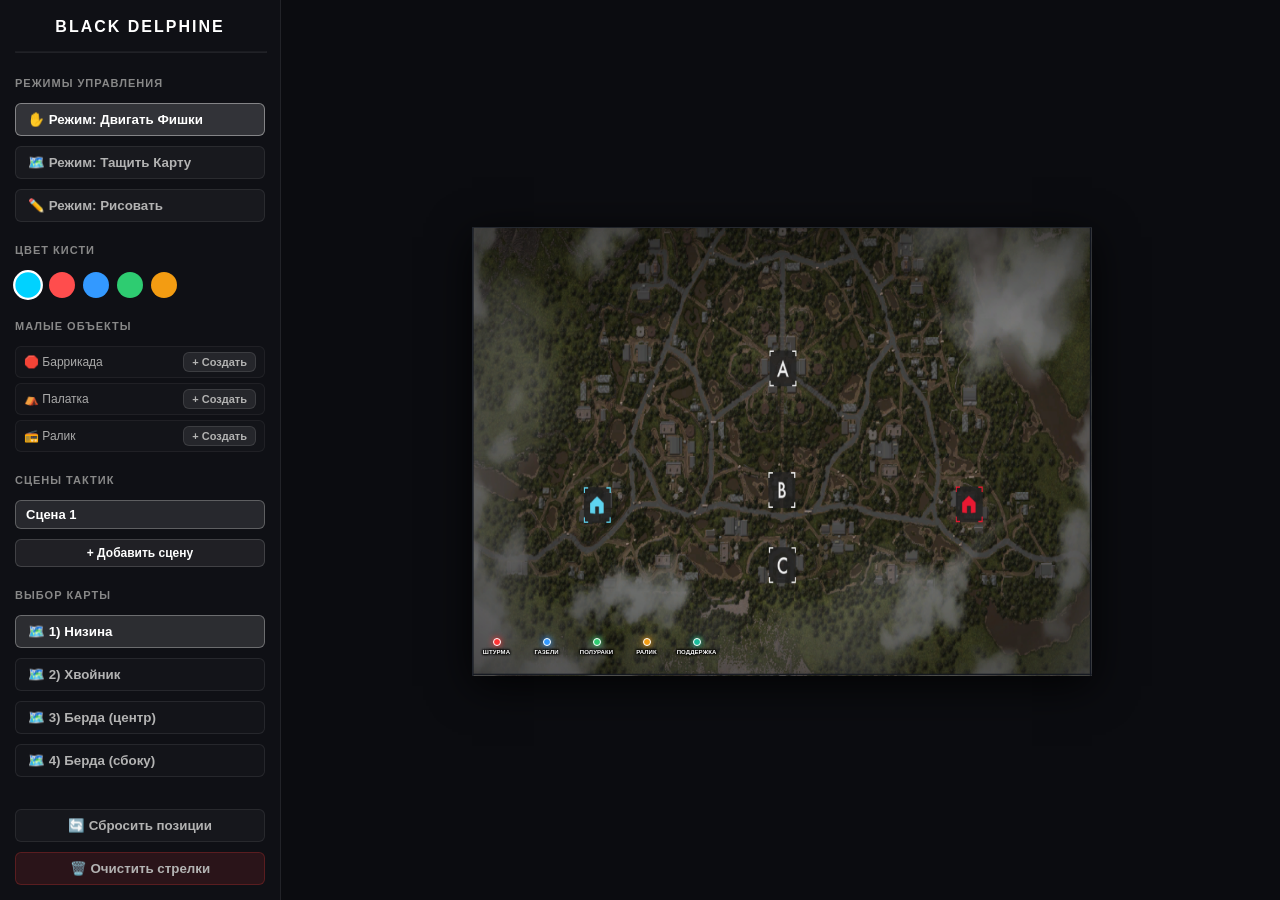
<file: tactics.html>
﻿<!DOCTYPE html>
<html lang="ru">
<head>
    <meta charset="UTF-8">
    <title>Тактическая Доска - BLACK DELPHINE</title>
    <style>
        body {
            margin: 0;
            background-color: #0b0c10;
            color: #e0e0e0;
            font-family: Arial, sans-serif;
            display: flex;
            height: 100vh;
            overflow: hidden;
        }
        #sidebar {
            width: 250px;
            background-color: rgba(17, 18, 23, 0.85); 
            backdrop-filter: blur(10px);
            padding: 15px;
            border-right: 1px solid rgba(255, 255, 255, 0.08);
            display: flex;
            flex-direction: column;
            gap: 10px;
            z-index: 20;
            flex-shrink: 0;
            overflow-y: auto;
        }
        h3 { margin: 3px 0; font-size: 16px; text-align: center; color: #ffffff; letter-spacing: 2px; font-weight: bold; }
        h4 { margin: 12px 0 4px 0; color: #888888; font-size: 11px; text-transform: uppercase; letter-spacing: 1px; }
        
        button {
            background-color: rgba(255, 255, 255, 0.04);
            color: #b3b3b3;
            border: 1px solid rgba(255, 255, 255, 0.08);
            padding: 8px 12px;
            cursor: pointer;
            border-radius: 6px;
            font-weight: bold;
            transition: all 0.2s ease;
            text-align: left;
        }
        button:hover { 
            background-color: rgba(255, 255, 255, 0.09); 
            color: #ffffff;
            border-color: rgba(255, 255, 255, 0.2);
        }
        button.active { 
            background-color: rgba(255, 255, 255, 0.15); 
            border-color: rgba(255, 255, 255, 0.4); 
            color: #ffffff;
        }
        
        .btn-map { background-color: rgba(255, 255, 255, 0.02); }
        .btn-map.active { 
            background-color: rgba(255, 255, 255, 0.12); 
            border-color: rgba(255, 255, 255, 0.3);
            color: #ffffff;
        }

        #color-picker { display: flex; gap: 8px; margin-top: 2px; }
        .color-dot { width: 22px; height: 22px; border-radius: 50%; cursor: pointer; border: 2px solid transparent; transition: 0.2s; }
        .color-dot.selected { border-color: #ffffff; transform: scale(1.15); }

        .object-spawn-panel { display: flex; flex-direction: column; gap: 5px; }
        .spawn-row { display: flex; align-items: center; justify-content: space-between; background: rgba(255, 255, 255, 0.02); padding: 5px 8px; border-radius: 6px; border: 1px solid rgba(255, 255, 255, 0.05); font-size: 12px; color: #aaaaaa; }
        .btn-spawn { padding: 3px 8px; font-size: 11px; background: rgba(255, 255, 255, 0.08); border: 1px solid rgba(255, 255, 255, 0.1); }

        #scenes-list { display: flex; flex-direction: column; gap: 5px; max-height: 180px; overflow-y: auto; }
        .scene-item { display: flex; align-items: center; justify-content: space-between; background: rgba(255, 255, 255, 0.02); padding: 6px 10px; border-radius: 6px; border: 1px solid rgba(255, 255, 255, 0.06); cursor: pointer; }
        .scene-item.active { background: rgba(255, 255, 255, 0.1); border-color: rgba(255, 255, 255, 0.25); }
        .scene-name { font-size: 13px; font-weight: bold; color: #dddddd; flex-grow: 1; min-width: 0; white-space: nowrap; overflow: hidden; text-overflow: ellipsis; }
        .scene-item.active .scene-name { color: #ffffff; }
        .btn-del-scene { background: transparent; border: none; color: #888888; cursor: pointer; padding: 0 0 0 5px; font-size: 14px; }
        .btn-del-scene:hover { color: #ff4d4d; }
        .btn-add-scene { text-align: center; background: rgba(255, 255, 255, 0.07); border-color: rgba(255, 255, 255, 0.15); font-size: 12px; padding: 6px; color: #ffffff; }

        /* Зона карты */
        #map-container { flex-grow: 1; background-color: #0b0c10; position: relative; overflow: hidden; display: flex; justify-content: center; align-items: center; }
        #zoom-wrapper { position: absolute; width: 618px; height: 447px; transform-origin: center center; }
        #map-bg { position: absolute; width: 618px; height: 447px; background-color: #000000; background-size: 100% 100%; background-position: center; box-shadow: 0 10px 40px rgba(0,0,0,0.8); border: 1px solid rgba(255,255,255,0.05); }
        #paint-canvas { position: absolute; top: 0; left: 0; cursor: crosshair; pointer-events: none; }

        /* Тактический маркер-контейнер (невидим сам по себе) */
        .token { 
            position: absolute; 
            width: 8px; 
            height: 8px; 
            z-index: 50; 
            box-sizing: border-box; 
            cursor: move; 
            display: flex;
            flex-direction: column;
            align-items: center;
            justify-content: flex-start;
        }
        /* Зона легкого захвата мыши */
        .token::before {
            content: '';
            position: absolute;
            top: -10px;
            left: -10px;
            right: -10px;
            bottom: -10px;
            z-index: 1;
        }

        /* Сама цветная мини-точка */
        .token-dot-visual {
            width: 8px;
            height: 8px;
            border-radius: 50%;
            box-sizing: border-box;
            z-index: 2;
        }

        /* АККУРАТНЫЙ МЕЛКИЙ ТЕКСТ ПОД ТОЧКОЙ */
        .token span {
            position: absolute;
            top: 11px; /* Сдвинут строго под точку */
            font-size: 6px;
            font-weight: bold;
            color: #ffffff;
            text-shadow: 1px 1px 2px #000000, -1px -1px 2px #000000, 1px -1px 2px #000000, -1px 1px 2px #000000; /* Чёрный контур, чтобы текст читался на любой карте */
            white-space: nowrap;
            pointer-events: none;
            z-index: 2;
            letter-spacing: 0.1px;
        }

        /* Цвета и свечение точек отрядов */
        .shytrma .token-dot-visual { background: #ff3333; border: 1px solid #ffffff; box-shadow: 0 0 6px #ff3333; }
        .gazeli .token-dot-visual { background: #3399ff; border: 1px solid #ffffff; box-shadow: 0 0 6px #3399ff; }
        .polyraki .token-dot-visual { background: #2ecc71; border: 1px solid #ffffff; box-shadow: 0 0 6px #2ecc71; }
        .ralik-t .token-dot-visual { background: #f39c12; border: 1px solid #ffffff; box-shadow: 0 0 6px #f39c12; }
        .podderzhka .token-dot-visual { background: #1abc9c; border: 1px solid #ffffff; box-shadow: 0 0 6px #1abc9c; }

        /* Постройки делаем квадратной формы, чтобы отличались, текст тоже серый и мелкий */
        .obj-barricade .token-dot-visual { background: #e74c3c; border: 1px solid #000000; border-radius: 0%; }
        .obj-tent .token-dot-visual { background: #9b59b6; border: 1px solid #000000; border-radius: 0%; }
        .obj-ralik .token-dot-visual { background: #f1c40f; border: 1px solid #000000; border-radius: 0%; }
        
        .token[class*="obj-"] span { color: #cccccc; font-size: 5.5px; }
    </style>
</head>
<body>

    <div id="sidebar">
        <h3>BLACK DELPHINE</h3>
        <hr style="border-color: rgba(255,255,255,0.08); width: 100%; margin: 2px 0;">
        
        <h4>Режимы управления</h4>
        <button id="btn-move" class="active">✋ Режим: Двигать Фишки</button>
        <button id="btn-pan">🗺️ Режим: Тащить Карту</button>
        <button id="btn-draw">✏️ Режим: Рисовать</button>
        
        <h4>Цвет кисти</h4>
        <div id="color-picker">
            <div class="color-dot selected" style="background: #00d2ff;" data-color="#00d2ff"></div>
            <div class="color-dot" style="background: #ff4d4d;" data-color="#ff4d4d"></div>
            <div class="color-dot" style="background: #3399ff;" data-color="#3399ff"></div>
            <div class="color-dot" style="background: #2ecc71;" data-color="#2ecc71"></div>
            <div class="color-dot" style="background: #f39c12;" data-color="#f39c12"></div>
        </div>

        <h4>Малые объекты</h4>
        <div class="object-spawn-panel">
            <div class="spawn-row">🛑 Баррикада <button class="btn-spawn" onclick="spawnObject('barricade')">+ Создать</button></div>
            <div class="spawn-row">⛺ Палатка <button class="btn-spawn" onclick="spawnObject('tent')">+ Создать</button></div>
            <div class="spawn-row">📻 Ралик <button class="btn-spawn" onclick="spawnObject('ralik')">+ Создать</button></div>
        </div>

        <h4>Сцены тактик</h4>
        <div id="scenes-list"></div>
        <button class="btn-add-scene" id="btn-add-scene">+ Добавить сцену</button>

        <h4>Выбор карты</h4>
        <button class="btn-map active" data-img="nizina.png">🗺️ 1) Низина</button>
        <button class="btn-map" data-img="hvoynik.png">🗺️ 2) Хвойник</button>
        <button class="btn-map" data-img="berda_center.png">🗺️ 3) Берда (центр)</button>
        <button class="btn-map" data-img="berda_side.png">🗺️ 4) Берда (сбоку)</button>

        <button id="btn-reset" style="margin-top: auto; background-color: rgba(255,255,255,0.03); border-color: rgba(255,255,255,0.08); text-align: center;">🔄 Сбросить позиции</button>
        <button id="btn-clear" style="background-color: rgba(200, 50, 50, 0.15); border-color: rgba(200, 50, 50, 0.3); text-align: center;">🗑️ Очистить стрелки</button>
    </div>

    <div id="map-container">
        <div id="zoom-wrapper">
            <div id="map-bg">
                <canvas id="paint-canvas" width="618" height="447"></canvas>
            </div>
        </div>
    </div>

    <script>
        const canvas = document.getElementById('paint-canvas');
        const ctx = canvas.getContext('2d');
        const mapBg = document.getElementById('map-bg');
        const mapContainer = document.getElementById('map-container');
        const zoomWrapper = document.getElementById('zoom-wrapper');
        const btnMove = document.getElementById('btn-move');
        const btnPan = document.getElementById('btn-pan');
        const btnDraw = document.getElementById('btn-draw');
        const btnClear = document.getElementById('btn-clear');
        const btnReset = document.getElementById('btn-reset');
        const mapButtons = document.querySelectorAll('.btn-map');
        const colorDots = document.querySelectorAll('.color-dot');
        const scenesListContainer = document.getElementById('scenes-list');
        const btnAddScene = document.getElementById('btn-add-scene');

        let currentMode = 'move';
        let isDrawing = false;
        let currentDrawColor = '#00d2ff';
        let currentMap = 'nizina.png';

        let scale = 1; let panX = 0; let panY = 0;
        let isPanning = false; let startPanX = 0; let startPanY = 0;

        // Фишки с названиями теперь аккуратно выстраиваются снизу
        const defaultTeams = [
            { type: 'team', cls: 'shytrma', label: 'ШТУРМА', x: 20, y: 410 },
            { type: 'team', cls: 'gazeli', label: 'ГАЗЕЛИ', x: 70, y: 410 },
            { type: 'team', cls: 'polyraki', label: 'ПОЛУРАКИ', x: 120, y: 410 },
            { type: 'team', cls: 'ralik-t', label: 'РАЛИК', x: 170, y: 410 },
            { type: 'team', cls: 'podderzhka', label: 'ПОДДЕРЖКА', x: 220, y: 410 }
        ];

        let scenes = [{ id: 1, name: 'Сцена 1', canvasData: null, tokens: JSON.parse(JSON.stringify(defaultTeams)), map: 'nizina.png' }];
        let currentSceneId = 1;
        mapBg.style.backgroundImage = `url('${currentMap}')`;
        function renderScenesList() {
            scenesListContainer.innerHTML = '';
            scenes.forEach(scene => {
                const div = document.createElement('div'); div.className = `scene-item ${scene.id == currentSceneId ? 'active' : ''}`;
                div.onclick = () => switchScene(scene.id);
                const nameSpan = document.createElement('span'); nameSpan.className = 'scene-name'; nameSpan.innerText = scene.name;
                nameSpan.ondblclick = (e) => { e.stopPropagation(); const newName = prompt('Название сцены:', scene.name); if (newName) { scene.name = newName; renderScenesList(); } };
                div.appendChild(nameSpan);
                if (scenes.length > 1) {
                    const delBtn = document.createElement('button'); delBtn.className = 'btn-del-scene'; delBtn.innerHTML = '×';
                    delBtn.onclick = (e) => { e.stopPropagation(); deleteScene(scene.id); }; div.appendChild(delBtn);
                }
                scenesListContainer.appendChild(div);
            });
        }

        function saveCurrentSceneState() {
            const currentScene = scenes.find(s => s.id == currentSceneId); if (!currentScene) return;
            currentScene.canvasData = canvas.toDataURL(); currentScene.map = currentMap; currentScene.tokens = [];
            document.querySelectorAll('.token').forEach(el => {
                currentScene.tokens.push({ type: el.dataset.type, cls: el.dataset.cls, label: el.dataset.label, x: parseInt(el.style.left) || 0, y: parseInt(el.style.top) || 0 });
            });
        }

        function loadSceneState() {
            const currentScene = scenes.find(s => s.id == currentSceneId); if (!currentScene) return;
            currentMap = currentScene.map; mapBg.style.backgroundImage = `url('${currentMap}')`;
            mapButtons.forEach(b => { b.classList.toggle('active', b.getAttribute('data-img') === currentMap); });
            ctx.clearRect(0, 0, canvas.width, canvas.height); document.querySelectorAll('.token').forEach(el => el.remove());
            if (currentScene.canvasData) { const img = new Image(); img.src = currentScene.canvasData; img.onload = () => { ctx.drawImage(img, 0, 0); }; }
            currentScene.tokens.forEach(t => { createTokenDOM(t); });
        }

        function switchScene(id) { saveCurrentSceneState(); currentSceneId = id; renderScenesList(); loadSceneState(); }
        btnAddScene.addEventListener('click', () => { saveCurrentSceneState(); const newId = Date.now(); scenes.push({ id: newId, name: `Сцена ${scenes.length + 1}`, canvasData: null, tokens: JSON.parse(JSON.stringify(defaultTeams)), map: currentMap }); switchScene(newId); });
        function deleteScene(id) { if (scenes.length <= 1) return; saveCurrentSceneState(); scenes = scenes.filter(s => s.id != id); if (currentSceneId == id) { currentSceneId = scenes.id; } renderScenesList(); loadSceneState(); }

        function createTokenDOM(t) {
            const div = document.createElement('div'); div.dataset.type = t.type; div.dataset.cls = t.cls; div.dataset.label = t.label;
            div.className = `token ${t.cls}`;
            // Добавляем саму внутреннюю цветную точку и текст под неё
            div.innerHTML = `<div class="token-dot-visual"></div><span>${t.label}</span>`;
            
            div.oncontextmenu = (e) => {
                if (t.type === 'team') return;
                e.preventDefault();
                div.remove();
                saveCurrentSceneState();
            };
            div.style.left = t.x + 'px'; div.style.top = t.y + 'px'; mapBg.appendChild(div); initDragForToken(div);
        }

        window.spawnObject = function(type) {
            let config = {};
            if (type === 'barricade') config = { type: 'obj', cls: 'obj-barricade', label: 'БАРРИКАДА', x: 297, y: 211 };
            if (type === 'tent') config = { type: 'obj', cls: 'obj-tent', label: 'ПАЛАТКА', x: 297, y: 211 };
            if (type === 'ralik') config = { type: 'obj', cls: 'obj-ralik', label: 'РАЛИК', x: 297, y: 211 };
            createTokenDOM(config); saveCurrentSceneState();
        };

        mapButtons.forEach(btn => { btn.addEventListener('click', () => { saveCurrentSceneState(); currentMap = btn.getAttribute('data-img'); mapBg.style.backgroundImage = `url('${currentMap}')`; mapButtons.forEach(b => b.classList.toggle('active', b === btn)); saveCurrentSceneState(); }); });
        colorDots.forEach(dot => { dot.addEventListener('click', () => { colorDots.forEach(d => d.classList.remove('selected')); dot.classList.add('selected'); currentDrawColor = dot.getAttribute('data-color'); }); });

        function setMode(mode) {
            currentMode = mode;
            btnMove.classList.toggle('active', mode === 'move');
            btnPan.classList.toggle('active', mode === 'pan');
            btnDraw.classList.toggle('active', mode === 'draw');
            canvas.style.pointerEvents = (mode === 'draw') ? 'auto' : 'none';
        }

        btnMove.addEventListener('click', () => setMode('move'));
        btnPan.addEventListener('click', () => setMode('pan'));
        btnDraw.addEventListener('click', () => setMode('draw'));

        btnClear.addEventListener('click', () => { ctx.clearRect(0, 0, canvas.width, canvas.height); saveCurrentSceneState(); });
        btnReset.addEventListener('click', () => { document.querySelectorAll('.token[data-type="team"]').forEach(token => { const def = defaultTeams.find(d => d.label === token.dataset.label); if (def) { token.style.left = def.x + 'px'; token.style.top = def.y + 'px'; } }); document.querySelectorAll('.token[data-type="obj"]').forEach(el => el.remove()); scale = 1; panX = 0; panY = 0; updateTransform(); saveCurrentSceneState(); });

        function updateTransform() { zoomWrapper.style.transform = `translate(${panX}px, ${panY}px) scale(${scale})`; }
        
        mapContainer.addEventListener('wheel', (e) => { e.preventDefault(); if (e.deltaY < 0) scale = Math.min(scale + 0.1, 5); else scale = Math.max(scale - 0.1, 0.5); updateTransform(); });

        mapContainer.addEventListener('mousedown', (e) => {
            if (currentMode !== 'pan') return;
            isPanning = true; startPanX = e.clientX - panX; startPanY = e.clientY - panY; e.preventDefault();
        });
        document.addEventListener('mousemove', (e) => { if (isPanning && currentMode === 'pan') { panX = e.clientX - startPanX; panY = e.clientY - startPanY; updateTransform(); } });
        document.addEventListener('mouseup', () => { if (isPanning) isPanning = false; });

        canvas.addEventListener('mousedown', (e) => {
            if (currentMode !== 'draw') return;
            isDrawing = true; ctx.beginPath(); ctx.moveTo(e.offsetX, e.offsetY); ctx.strokeStyle = currentDrawColor; ctx.lineWidth = 4 / scale; ctx.lineCap = 'round';
        });
        canvas.addEventListener('mousemove', (e) => { if (isDrawing && currentMode === 'draw') { ctx.lineTo(e.offsetX, e.offsetY); ctx.stroke(); } });
        window.addEventListener('mouseup', () => { if (isDrawing) { isDrawing = false; saveCurrentSceneState(); } });

        let activeToken = null; let startX = 0, startY = 0; let tokenLeft = 0, tokenTop = 0;
        function initDragForToken(token) { 
            token.addEventListener('mousedown', (e) => { 
                if (currentMode !== 'move' || e.button !== 0) return; 
                activeToken = token; startX = e.clientX; startY = e.clientY; tokenLeft = parseInt(token.style.left) || 0; tokenTop = parseInt(token.style.top) || 0; token.style.zIndex = 1000; e.stopPropagation(); 
            }); 
        }
        document.addEventListener('mousemove', (e) => { if (!activeToken) return; const dx = (e.clientX - startX) / scale; const dy = (e.clientY - startY) / scale; let newX = tokenLeft + dx; let newY = tokenTop + dy; newX = Math.max(0, Math.min(newX, 618 - activeToken.offsetWidth)); newY = Math.max(0, Math.min(newY, 447 - activeToken.offsetHeight)); activeToken.style.left = newX + 'px'; activeToken.style.top = newY + 'px'; });
        document.addEventListener('mouseup', () => { if (activeToken) { activeToken.style.zIndex = '50'; activeToken = null; saveCurrentSceneState(); } });

        renderScenesList(); loadSceneState();
    </script>
</body>
</html>
</file>
